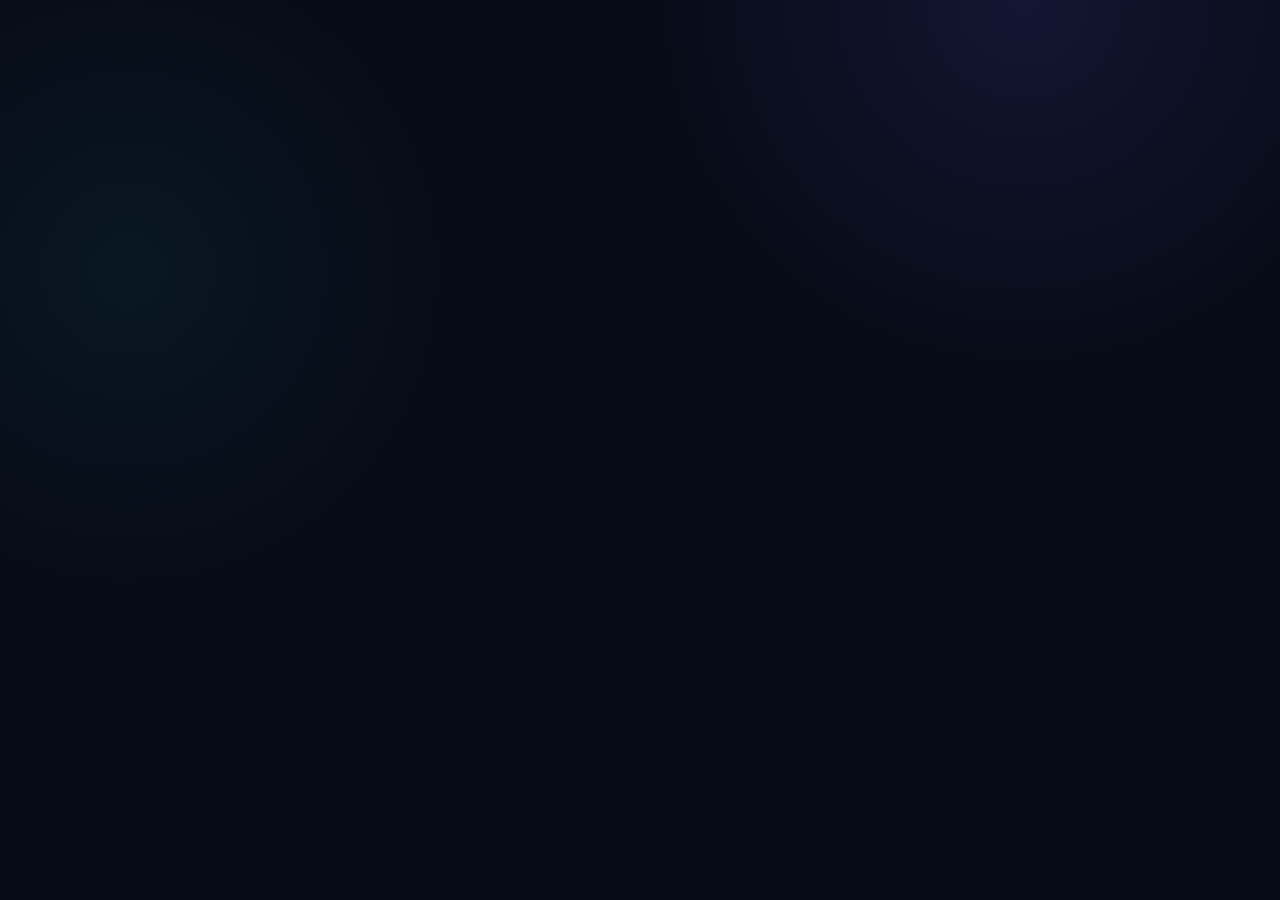
<file: app.html>
<!DOCTYPE html>
<html lang="ar" dir="rtl">

<head>
  <meta charset="UTF-8">
  <meta name="viewport" content="width=device-width, initial-scale=1.0">

  <title>AI PLS — لوحة التحكم</title>

  <meta
    name="description"
    content="AI PLS — لوحة التحكم الذكية للتعلم الشخصي."
  >

  <!-- =========================
       FONTS
  ========================== -->

  <link rel="preconnect" href="https://fonts.googleapis.com">
  <link rel="preconnect" href="https://fonts.gstatic.com" crossorigin>

  <link
    href="https://fonts.googleapis.com/css2?family=Cairo:wght@400;500;600;700;800&family=IBM+Plex+Sans+Arabic:wght@400;500;600;700&display=swap"
    rel="stylesheet"
  >

  <style>

    /* =====================================================
       DESIGN SYSTEM
    ===================================================== */

    :root {

      --bg: #070b17;
      --bg-soft: #0b1020;

      --surface: rgba(17, 24, 39, 0.72);
      --surface-solid: #111827;
      --surface-light: #172033;

      --primary: #6366f1;
      --primary-dark: #4f46e5;

      --cyan: #22d3ee;

      --text: #f8fafc;
      --text-soft: #cbd5e1;
      --muted: #94a3b8;

      --success: #22c55e;
      --warning: #f59e0b;
      --danger: #ef4444;

      --border: rgba(148, 163, 184, 0.14);

      --gradient:
        linear-gradient(
          135deg,
          #6366f1 0%,
          #22d3ee 100%
        );

      --shadow:
        0 24px 80px rgba(0, 0, 0, 0.35);

      --radius-sm: 12px;
      --radius-md: 18px;
      --radius-lg: 26px;

      --sidebar-width: 260px;
    }


    /* =====================================================
       RESET
    ===================================================== */

    * {
      margin: 0;
      padding: 0;
      box-sizing: border-box;
    }

    html {
      scroll-behavior: smooth;
    }

    body {

      font-family:
        "Cairo",
        "IBM Plex Sans Arabic",
        sans-serif;

      background:

        radial-gradient(
          circle at 80% 0%,
          rgba(99, 102, 241, 0.12),
          transparent 28%
        ),

        radial-gradient(
          circle at 10% 30%,
          rgba(34, 211, 238, 0.06),
          transparent 25%
        ),

        var(--bg);

      color: var(--text);

      min-height: 100vh;

      overflow-x: hidden;
    }

    button,
    input,
    textarea,
    select {

      font-family: inherit;
    }

    button {
      border: none;
    }

    a {
      text-decoration: none;
      color: inherit;
    }


    /* =====================================================
       APP LAYOUT
    ===================================================== */

    .app {

      min-height: 100vh;

      display: flex;
    }


    /* =====================================================
       SIDEBAR
    ===================================================== */

    .sidebar {

      width: var(--sidebar-width);

      min-height: 100vh;

      position: fixed;

      right: 0;
      top: 0;

      padding: 22px 16px;

      background:
        rgba(8, 13, 27, 0.88);

      border-left:
        1px solid var(--border);

      backdrop-filter:
        blur(20px);

      -webkit-backdrop-filter:
        blur(20px);

      z-index: 100;

      display: flex;
      flex-direction: column;
    }


    /* BRAND */

    .sidebar-brand {

      display: flex;

      align-items: center;

      gap: 11px;

      padding:
        4px 8px 25px;
    }

    .brand-icon {

      width: 42px;
      height: 42px;

      display: grid;

      place-items: center;

      border-radius: 13px;

      background: var(--gradient);

      box-shadow:
        0 10px 30px
        rgba(99, 102, 241, 0.28);

      font-size: 19px;

      font-weight: 800;
    }

    .brand-info strong {

      display: block;

      font-size: 17px;

      font-weight: 800;
    }

    .brand-info span {

      display: block;

      color: var(--muted);

      font-size: 10px;

      margin-top: 1px;
    }


    /* SIDEBAR LABEL */

    .menu-label {

      color: #64748b;

      font-size: 10px;

      font-weight: 700;

      letter-spacing: 1px;

      padding:
        0 12px 9px;
    }


    /* NAVIGATION */

    .sidebar-nav {

      display: flex;

      flex-direction: column;

      gap: 5px;
    }

    .nav-item {

      width: 100%;

      display: flex;

      align-items: center;

      gap: 12px;

      padding:
        11px 12px;

      border-radius: 13px;

      color: var(--muted);

      font-size: 13px;

      cursor: pointer;

      transition: 0.25s ease;

      background: transparent;
    }

    .nav-item:hover {

      color: var(--text);

      background:
        rgba(255,255,255,0.045);
    }

    .nav-item.active {

      color: white;

      background:
        linear-gradient(
          135deg,
          rgba(99,102,241,0.20),
          rgba(34,211,238,0.07)
        );

      border:
        1px solid
        rgba(99,102,241,0.20);
    }

    .nav-icon {

      width: 34px;
      height: 34px;

      display: grid;

      place-items: center;

      border-radius: 10px;

      background:
        rgba(255,255,255,0.035);

      font-size: 16px;
    }

    .nav-item.active .nav-icon {

      background:
        rgba(99,102,241,0.18);
    }


    /* SIDEBAR BOTTOM */

    .sidebar-bottom {

      margin-top: auto;
    }


    /* PRO CARD */

    .upgrade-card {

      padding: 16px;

      border-radius: 17px;

      background:

        radial-gradient(
          circle at 80% 0%,
          rgba(34,211,238,0.12),
          transparent 45%
        ),

        rgba(255,255,255,0.035);

      border:
        1px solid var(--border);

      margin-bottom: 12px;
    }

    .upgrade-icon {

      width: 34px;
      height: 34px;

      display: grid;

      place-items: center;

      border-radius: 10px;

      background:
        rgba(99,102,241,0.15);

      margin-bottom: 10px;
    }

    .upgrade-card strong {

      display: block;

      font-size: 13px;

      margin-bottom: 5px;
    }

    .upgrade-card p {

      color: var(--muted);

      font-size: 10px;

      line-height: 1.7;

      margin-bottom: 12px;
    }

    .upgrade-btn {

      width: 100%;

      padding: 9px;

      border-radius: 10px;

      color: white;

      background: var(--gradient);

      cursor: pointer;

      font-size: 11px;

      font-weight: 700;
    }


    /* PROFILE */

    .profile {

      display: flex;

      align-items: center;

      gap: 10px;

      padding:
        11px 9px;

      border-top:
        1px solid var(--border);

      margin-top: 5px;
    }

    .profile-avatar {

      width: 37px;
      height: 37px;

      display: grid;

      place-items: center;

      border-radius: 11px;

      background: var(--gradient);

      font-size: 12px;

      font-weight: 800;
    }

    .profile-info {

      min-width: 0;
    }

    .profile-info strong {

      display: block;

      font-size: 11px;

      white-space: nowrap;

      overflow: hidden;

      text-overflow: ellipsis;
    }

    .profile-info span {

      color: var(--muted);

      font-size: 9px;
    }


    /* =====================================================
       MAIN CONTENT
    ===================================================== */

    .main {

      width: calc(100% - var(--sidebar-width));

      margin-right: var(--sidebar-width);

      min-height: 100vh;

      padding: 25px 30px 50px;
    }


    /* =====================================================
       TOPBAR
    ===================================================== */

    .topbar {

      display: flex;

      align-items: center;

      justify-content: space-between;

      margin-bottom: 35px;
    }

    .mobile-menu {

      display: none;

      width: 42px;
      height: 42px;

      border-radius: 12px;

      background:
        rgba(255,255,255,0.04);

      border:
        1px solid var(--border);

      color: white;

      cursor: pointer;

      font-size: 19px;
    }

    .topbar-title h1 {

      font-size: 27px;

      letter-spacing: -0.8px;

      margin-bottom: 5px;
    }

    .topbar-title p {

      color: var(--muted);

      font-size: 12px;
    }

    .topbar-actions {

      display: flex;

      align-items: center;

      gap: 9px;
    }

    .icon-btn {

      width: 42px;
      height: 42px;

      display: grid;

      place-items: center;

      border-radius: 12px;

      background:
        rgba(255,255,255,0.035);

      border:
        1px solid var(--border);

      color: var(--text-soft);

      cursor: pointer;

      transition: 0.25s ease;

      position: relative;
    }

    .icon-btn:hover {

      background:
        rgba(255,255,255,0.07);

      color: white;
    }

    .notification-dot {

      width: 7px;
      height: 7px;

      border-radius: 50%;

      background: var(--cyan);

      position: absolute;

      top: 8px;
      right: 8px;

      box-shadow:
        0 0 0 3px var(--bg);
    }


    /* =====================================================
       WELCOME CARD
    ===================================================== */

    .welcome {

      position: relative;

      overflow: hidden;

      display: flex;

      align-items: center;

      justify-content: space-between;

      gap: 30px;

      padding: 28px 30px;

      border-radius: var(--radius-lg);

      border:
        1px solid var(--border);

      background:

        radial-gradient(
          circle at 85% 50%,
          rgba(99,102,241,0.18),
          transparent 35%
        ),

        linear-gradient(
          135deg,
          rgba(99,102,241,0.08),
          rgba(34,211,238,0.025)
        );

      margin-bottom: 22px;
    }

    .welcome::before {

      content: "";

      position: absolute;

      width: 180px;
      height: 180px;

      border-radius: 50%;

      background:
        rgba(34,211,238,0.06);

      filter: blur(35px);

      left: -60px;
      bottom: -80px;
    }

    .welcome-content {

      position: relative;

      z-index: 2;
    }

    .welcome-label {

      color: var(--cyan);

      font-size: 11px;

      font-weight: 700;

      margin-bottom: 8px;
    }

    .welcome h2 {

      font-size: 24px;

      margin-bottom: 7px;
    }

    .welcome p {

      color: var(--text-soft);

      font-size: 12px;

      line-height: 1.8;
    }

    .welcome-btn {

      flex-shrink: 0;

      padding:
        12px 17px;

      border-radius: 12px;

      color: white;

      background: var(--gradient);

      font-size: 12px;

      font-weight: 700;

      cursor: pointer;

      box-shadow:
        0 12px 30px
        rgba(99,102,241,0.20);

      transition: 0.25s ease;
    }

    .welcome-btn:hover {

      transform: translateY(-2px);
    }


    /* =====================================================
       STATS
    ===================================================== */

    .stats-grid {

      display: grid;

      grid-template-columns:
        repeat(4, 1fr);

      gap: 13px;

      margin-bottom: 22px;
    }

    .stat-card {

      padding: 19px;

      border:
        1px solid var(--border);

      border-radius: 18px;

      background:
        rgba(255,255,255,0.025);

      transition: 0.25s ease;
    }

    .stat-card:hover {

      transform: translateY(-3px);

      border-color:
        rgba(99,102,241,0.25);
    }

    .stat-top {

      display: flex;

      align-items: center;

      justify-content: space-between;

      margin-bottom: 13px;
    }

    .stat-card-icon {

      width: 37px;
      height: 37px;

      display: grid;

      place-items: center;

      border-radius: 11px;

      background:
        rgba(99,102,241,0.11);

      font-size: 16px;
    }

    .stat-change {

      color: var(--success);

      font-size: 9px;

      font-weight: 700;
    }

    .stat-card strong {

      display: block;

      font-size: 24px;

      margin-bottom: 2px;
    }

    .stat-card small {

      color: var(--muted);

      font-size: 10px;
    }


    /* =====================================================
       CONTENT GRID
    ===================================================== */

    .content-grid {

      display: grid;

      grid-template-columns:
        1.4fr 0.8fr;

      gap: 18px;

      margin-bottom: 20px;
    }


    /* =====================================================
       CARD
    ===================================================== */

    .card {

      border:
        1px solid var(--border);

      border-radius: 20px;

      background:
        rgba(255,255,255,0.025);

      overflow: hidden;
    }

    .card-header {

      display: flex;

      align-items: center;

      justify-content: space-between;

      padding: 20px 21px 15px;
    }

    .card-header h3 {

      font-size: 15px;

      margin-bottom: 3px;
    }

    .card-header p {

      color: var(--muted);

      font-size: 9px;
    }

    .view-all {

      color: var(--cyan);

      font-size: 10px;

      cursor: pointer;
    }


    /* =====================================================
       STUDY PLAN
    ===================================================== */

    .study-list {

      padding:
        0 15px 16px;
    }

    .study-item {

      display: flex;

      align-items: center;

      gap: 12px;

      padding: 12px 7px;

      border-top:
        1px solid
        rgba(148,163,184,0.08);
    }

    .study-icon {

      width: 39px;
      height: 39px;

      flex-shrink: 0;

      display: grid;

      place-items: center;

      border-radius: 11px;

      background:
        rgba(99,102,241,0.10);

      font-size: 16px;
    }

    .study-info {

      min-width: 0;

      flex: 1;
    }

    .study-info strong {

      display: block;

      font-size: 11px;

      margin-bottom: 3px;
    }

    .study-info span {

      color: var(--muted);

      font-size: 9px;
    }

    .study-status {

      padding:
        5px 8px;

      border-radius: 8px;

      font-size: 8px;

      font-weight: 700;
    }

    .status-done {

      color: #86efac;

      background:
        rgba(34,197,94,0.10);
    }

    .status-current {

      color: #67e8f9;

      background:
        rgba(34,211,238,0.10);
    }

    .status-upcoming {

      color: var(--muted);

      background:
        rgba(255,255,255,0.04);
    }


    /* =====================================================
       PROGRESS
    ===================================================== */

    .progress-content {

      padding:
        0 21px 22px;
    }

    .progress-circle {

      width: 145px;
      height: 145px;

      border-radius: 50%;

      margin:
        8px auto 22px;

      display: grid;

      place-items: center;

      background:

        conic-gradient(
          var(--cyan) 0deg 281deg,
          rgba(255,255,255,0.06) 281deg 360deg
        );

      position: relative;
    }

    .progress-circle::after {

      content: "";

      position: absolute;

      inset: 10px;

      border-radius: 50%;

      background: #0b1020;
    }

    .progress-circle-content {

      position: relative;

      z-index: 2;

      text-align: center;
    }

    .progress-circle strong {

      display: block;

      font-size: 28px;
    }

    .progress-circle span {

      color: var(--muted);

      font-size: 9px;
    }

    .progress-details {

      display: grid;

      gap: 9px;
    }

    .progress-row {

      display: flex;

      justify-content: space-between;

      font-size: 10px;
    }

    .progress-row span:first-child {

      color: var(--muted);
    }

    .progress-row span:last-child {

      color: var(--text-soft);

      font-weight: 700;
    }


    /* =====================================================
       AI ASSISTANT
    ===================================================== */

    .ai-card-large {

      padding: 22px;

      border-radius: 20px;

      border:
        1px solid
        rgba(99,102,241,0.18);

      background:

        radial-gradient(
          circle at 90% 0%,
          rgba(99,102,241,0.15),
          transparent 35%
        ),

        linear-gradient(
          135deg,
          rgba(99,102,241,0.08),
          rgba(34,211,238,0.025)
        );
    }

    .ai-heading {

      display: flex;

      align-items: center;

      gap: 12px;

      margin-bottom: 18px;
    }

    .ai-avatar {

      width: 43px;
      height: 43px;

      display: grid;

      place-items: center;

      border-radius: 13px;

      background: var(--gradient);

      box-shadow:
        0 8px 25px
        rgba(99,102,241,0.25);

      font-size: 18px;
    }

    .ai-heading strong {

      display: block;

      font-size: 14px;

      margin-bottom: 2px;
    }

    .ai-heading span {

      color: var(--success);

      font-size: 9px;
    }

    .ai-message {

      padding: 13px;

      border-radius: 13px;

      background:
        rgba(255,255,255,0.035);

      border:
        1px solid var(--border);

      color: var(--text-soft);

      font-size: 10px;

      line-height: 1.9;

      margin-bottom: 13px;
    }

    .ai-suggestions {

      display: flex;

      flex-wrap: wrap;

      gap: 7px;

      margin-bottom: 14px;
    }

    .suggestion {

      padding:
        7px 10px;

      border-radius: 9px;

      color: var(--text-soft);

      background:
        rgba(255,255,255,0.035);

      border:
        1px solid var(--border);

      font-size: 9px;

      cursor: pointer;

      transition: 0.2s ease;
    }

    .suggestion:hover {

      border-color:
        rgba(34,211,238,0.35);

      color: white;
    }

    .ai-input {

      display: flex;

      gap: 7px;
    }

    .ai-input input {

      flex: 1;

      min-width: 0;

      padding:
        10px 12px;

      border-radius: 11px;

      border:
        1px solid var(--border);

      background:
        rgba(0,0,0,0.18);

      color: white;

      outline: none;

      font-size: 10px;
    }

    .ai-input input:focus {

      border-color:
        rgba(99,102,241,0.5);
    }

    .ai-send {

      width: 39px;

      border-radius: 11px;

      background: var(--gradient);

      color: white;

      cursor: pointer;

      font-size: 13px;
    }


    /* =====================================================
       QUICK ACTIONS
    ===================================================== */

    .quick-actions {

      display: grid;

      grid-template-columns:
        repeat(4, 1fr);

      gap: 12px;
    }

    .quick-action {

      padding: 18px;

      border-radius: 17px;

      border:
        1px solid var(--border);

      background:
        rgba(255,255,255,0.025);

      cursor: pointer;

      transition: 0.25s ease;
    }

    .quick-action:hover {

      transform: translateY(-4px);

      border-color:
        rgba(99,102,241,0.30);

      background:
        rgba(99,102,241,0.055);
    }

    .quick-icon {

      width: 38px;
      height: 38px;

      display: grid;

      place-items: center;

      border-radius: 11px;

      background:
        rgba(99,102,241,0.10);

      margin-bottom: 11px;

      font-size: 16px;
    }

    .quick-action strong {

      display: block;

      font-size: 11px;

      margin-bottom: 4px;
    }

    .quick-action span {

      color: var(--muted);

      font-size: 9px;

      line-height: 1.6;
    }


    /* =====================================================
       TOAST
    ===================================================== */

    .toast {

      position: fixed;

      bottom: 25px;

      left: 25px;

      padding:
        12px 16px;

      border-radius: 12px;

      background:
        #111827;

      border:
        1px solid var(--border);

      box-shadow: var(--shadow);

      color: var(--text-soft);

      font-size: 11px;

      transform:
        translateY(100px);

      opacity: 0;

      pointer-events: none;

      transition: 0.3s ease;

      z-index: 500;
</file>
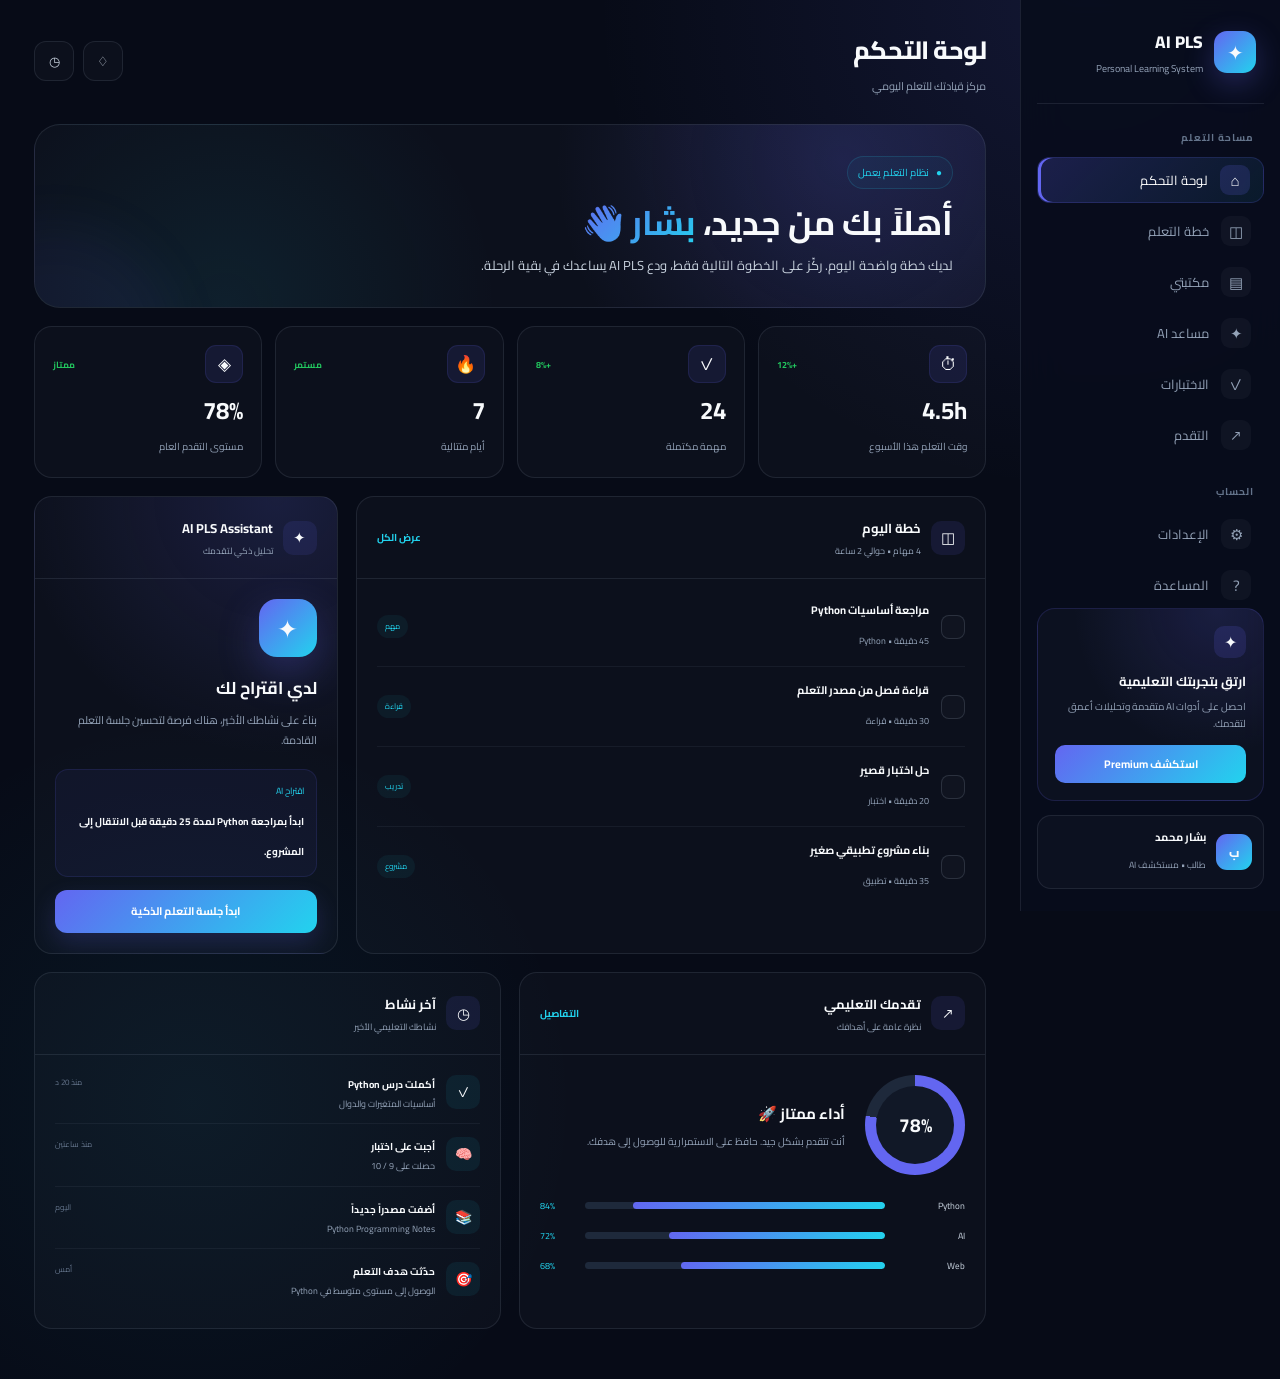
<file: dashboard.html>
<!DOCTYPE html>
<html lang="ar" dir="rtl">

<head>
  <meta charset="UTF-8">

  <meta
    name="viewport"
    content="width=device-width, initial-scale=1.0"
  >

  <meta
    name="description"
    content="AI PLS — لوحة التحكم الشخصية للتعلم الذكي."
  >

  <meta
    name="theme-color"
    content="#070b17"
  >

  <title>AI PLS — لوحة التحكم</title>

  <!-- ==============================
       FONTS
  =============================== -->

  <link rel="preconnect" href="https://fonts.googleapis.com">

  <link
    rel="preconnect"
    href="https://fonts.gstatic.com"
    crossorigin
  >

  <link
    href="https://fonts.googleapis.com/css2?family=Cairo:wght@400;500;600;700;800&family=IBM+Plex+Sans+Arabic:wght@400;500;600;700&display=swap"
    rel="stylesheet"
  >

  <style>

    /* =====================================================
       01 — DESIGN SYSTEM
    ===================================================== */

    :root {

      --bg: #070b17;
      --bg-soft: #0b1020;

      --surface: rgba(17, 24, 39, 0.72);
      --surface-solid: #111827;
      --surface-light: #172033;

      --primary: #6366f1;
      --primary-dark: #4f46e5;

      --cyan: #22d3ee;

      --text: #f8fafc;
      --text-soft: #cbd5e1;
      --muted: #94a3b8;

      --border: rgba(148, 163, 184, 0.14);

      --success: #22c55e;
      --warning: #f59e0b;
      --danger: #ef4444;

      --gradient:
        linear-gradient(
          135deg,
          #6366f1 0%,
          #22d3ee 100%
        );

      --sidebar-width: 260px;

      --radius-sm: 12px;
      --radius-md: 18px;
      --radius-lg: 26px;

      --shadow:
        0 24px 80px rgba(0, 0, 0, 0.35);
    }


    /* =====================================================
       02 — RESET
    ===================================================== */

    * {
      margin: 0;
      padding: 0;
      box-sizing: border-box;
    }

    html {
      scroll-behavior: smooth;
    }

    body {

      min-height: 100vh;

      font-family:
        "Cairo",
        "IBM Plex Sans Arabic",
        sans-serif;

      color: var(--text);

      background:

        radial-gradient(
          circle at 85% 0%,
          rgba(99, 102, 241, 0.13),
          transparent 28%
        ),

        radial-gradient(
          circle at 15% 80%,
          rgba(34, 211, 238, 0.06),
          transparent 25%
        ),

        var(--bg);

      overflow-x: hidden;

      -webkit-font-smoothing: antialiased;
    }

    button,
    input,
    textarea {
      font-family: inherit;
    }

    button {
      border: 0;
      cursor: pointer;
    }

    a {
      color: inherit;
      text-decoration: none;
    }


    /* =====================================================
       03 — APP
    ===================================================== */

    .app {
      min-height: 100vh;
    }


    /* =====================================================
       04 — SIDEBAR
    ===================================================== */

    .sidebar {

      width: var(--sidebar-width);

      min-height: 100vh;

      position: fixed;

      top: 0;
      right: 0;

      z-index: 100;

      padding: 22px 16px;

      display: flex;

      flex-direction: column;

      background:
        rgba(8, 13, 28, 0.90);

      border-left:
        1px solid var(--border);

      backdrop-filter:
        blur(22px);

      -webkit-backdrop-filter:
        blur(22px);

      transition:
        transform 0.3s ease;
    }


    /* BRAND */

    .sidebar-brand {

      display: flex;

      align-items: center;

      gap: 11px;

      padding:
        4px 8px 25px;

      border-bottom:
        1px solid var(--border);

      margin-bottom: 24px;
    }

    .brand-icon {

      width: 42px;
      height: 42px;

      display: grid;

      place-items: center;

      flex-shrink: 0;

      border-radius: 13px;

      background:
        var(--gradient);

      box-shadow:
        0 10px 30px
        rgba(99, 102, 241, 0.30);

      font-size: 20px;
    }

    .brand-info strong {

      display: block;

      font-size: 17px;

      font-weight: 800;
    }

    .brand-info span {

      display: block;

      margin-top: 1px;

      color: var(--muted);

      font-size: 10px;
    }


    /* NAV LABEL */

    .nav-label {

      padding:
        0 10px 10px;

      color: #64748b;

      font-size: 10px;

      font-weight: 700;

      letter-spacing: 1px;
    }


    /* NAVIGATION */

    .sidebar-nav {

      display: flex;

      flex-direction: column;

      gap: 5px;
    }

    .nav-item {

      width: 100%;

      min-height: 46px;

      padding:
        0 13px;

      display: flex;

      align-items: center;

      gap: 12px;

      border-radius: 13px;

      background: transparent;

      color: var(--muted);

      font-size: 13px;

      text-align: right;

      transition:
        background 0.25s ease,
        color 0.25s ease,
        transform 0.25s ease;
    }

    .nav-item:hover {

      color: var(--text);

      background:
        rgba(255,255,255,0.045);

      transform:
        translateX(-2px);
    }

    .nav-item.active {

      color: white;

      background:
        linear-gradient(
          135deg,
          rgba(99,102,241,0.22),
          rgba(34,211,238,0.07)
        );

      border:
        1px solid rgba(99,102,241,0.18);

      box-shadow:
        inset 3px 0 0 var(--primary);
    }

    .nav-icon {

      width: 30px;
      height: 30px;

      display: grid;

      place-items: center;

      flex-shrink: 0;

      border-radius: 9px;

      background:
        rgba(255,255,255,0.035);

      font-size: 15px;
    }

    .nav-item.active .nav-icon {

      background:
        rgba(99,102,241,0.18);
    }


    /* SIDEBAR BOTTOM */

    .sidebar-bottom {

      margin-top: auto;
    }

    .upgrade-card {

      padding: 17px;

      border:
        1px solid rgba(99,102,241,0.18);

      border-radius: 18px;

      background:
        radial-gradient(
          circle at 80% 0%,
          rgba(99,102,241,0.16),
          transparent 55%
        ),
        rgba(255,255,255,0.025);

      margin-bottom: 14px;
    }

    .upgrade-card .small-icon {

      width: 32px;
      height: 32px;

      display: grid;

      place-items: center;

      border-radius: 10px;

      background:
        rgba(99,102,241,0.16);

      margin-bottom: 11px;
    }

    .upgrade-card strong {

      display: block;

      font-size: 13px;

      margin-bottom: 5px;
    }

    .upgrade-card p {

      color: var(--muted);

      font-size: 10px;

      line-height: 1.7;

      margin-bottom: 13px;
    }

    .upgrade-btn {

      width: 100%;

      padding: 9px;

      border-radius: 10px;

      background:
        var(--gradient);

      color: white;

      font-size: 11px;

      font-weight: 700;
    }


    .user-mini {

      padding: 11px;

      display: flex;

      align-items: center;

      gap: 10px;

      border:
        1px solid var(--border);

      border-radius: 14px;

      background:
        rgba(255,255,255,0.025);
    }

    .user-avatar {

      width: 36px;
      height: 36px;

      display: grid;

      place-items: center;

      border-radius: 11px;

      background:
        var(--gradient);

      font-size: 12px;

      font-weight: 800;
    }

    .user-mini-info {

      min-width: 0;
    }

    .user-mini-info strong {

      display: block;

      font-size: 11px;

      white-space: nowrap;

      overflow: hidden;

      text-overflow: ellipsis;
    }

    .user-mini-info span {

      color: var(--muted);

      font-size: 9px;
    }


    /* =====================================================
       05 — MAIN CONTENT
    ===================================================== */

    .main {

      min-height: 100vh;

      margin-right:
        var(--sidebar-width);

      padding:
        26px 34px 50px;
    }


    /* =====================================================
       06 — TOPBAR
    ===================================================== */

    .topbar {

      min-height: 62px;

      display: flex;

      align-items: center;

      justify-content: space-between;

      gap: 20px;

      margin-bottom: 28px;
    }

    .page-title h1 {

      font-size: 25px;

      font-weight: 800;

      letter-spacing: -0.5px;

      margin-bottom: 3px;
    }

    .page-title p {

      color: var(--muted);

      font-size: 11px;
    }


    .topbar-actions {

      display: flex;

      align-items: center;

      gap: 9px;
    }

    .icon-btn {

      width: 40px;
      height: 40px;

      display: grid;

      place-items: center;

      border:
        1px solid var(--border);

      border-radius: 12px;

      background:
        rgba(255,255,255,0.025);

      color: var(--text-soft);

      transition:
        background 0.25s ease,
        transform 0.25s ease;
    }

    .icon-btn:hover {

      background:
        rgba(255,255,255,0.07);

      transform:
        translateY(-2px);
    }

    .mobile-menu {
      display: none;
    }


    /* =====================================================
       07 — WELCOME CARD
    ===================================================== */

    .welcome {

      position: relative;

      overflow: hidden;

      padding:
        30px 32px;

      border:
        1px solid var(--border);

      border-radius:
        var(--radius-lg);

      background:

        radial-gradient(
          circle at 85% 20%,
          rgba(99,102,241,0.18),
          transparent 35%
        ),

        radial-gradient(
          circle at 20% 100%,
          rgba(34,211,238,0.08),
          transparent 35%
        ),

        rgba(255,255,255,0.025);

      margin-bottom: 18px;
    }

    .welcome::after {

      content: "";

      position: absolute;

      width: 240px;
      height: 240px;

      left: -100px;
      bottom: -160px;

      border-radius: 50%;

      background:
        rgba(99,102,241,0.07);

      filter: blur(25px);

      pointer-events: none;
    }

    .welcome-content {

      position: relative;

      z-index: 2;

      max-width: 700px;
    }

    .welcome-label {

      display: inline-flex;

      align-items: center;

      gap: 7px;

      padding:
        6px 10px;

      border:
        1px solid rgba(34,211,238,0.15);

      border-radius: 999px;

      color: var(--cyan);

      background:
        rgba(34,211,238,0.045);

      font-size: 10px;

      margin-bottom: 13px;
    }

    .welcome h2 {

      font-size:
        clamp(24px, 3vw, 34px);

      line-height: 1.25;

      margin-bottom: 8px;
    }

    .welcome h2 span {

      background:
        var(--gradient);

      -webkit-background-clip: text;

      background-clip: text;

      color: transparent;
    }

    .welcome p {

      color: var(--text-soft);

      font-size: 13px;

      line-height: 1.9;

      max-width: 620px;
    }


    /* =====================================================
       08 — STATISTICS
    ===================================================== */

    .stats-grid {

      display: grid;

      grid-template-columns:
        repeat(4, 1fr);

      gap: 13px;

      margin-bottom: 18px;
    }

    .stat-card {

      padding: 18px;

      border:
        1px solid var(--border);

      border-radius: 18px;

      background:
        rgba(255,255,255,0.025);

      transition:
        transform 0.25s ease,
        border-color 0.25s ease;
    }

    .stat-card:hover {

      transform:
        translateY(-4px);

      border-color:
        rgba(99,102,241,0.28);
    }

    .stat-card-top {

      display: flex;

      align-items: center;

      justify-content: space-between;

      margin-bottom: 16px;
    }

    .stat-card-icon {

      width: 38px;
      height: 38px;

      display: grid;

      place-items: center;

      border-radius: 11px;

      background:
        rgba(99,102,241,0.11);

      border:
        1px solid rgba(99,102,241,0.13);

      font-size: 17px;
    }

    .stat-trend {

      color: var(--success);

      font-size: 9px;

      font-weight: 700;
    }

    .stat-card strong {

      display: block;

      font-size: 24px;

      line-height: 1;

      margin-bottom: 6px;
    }

    .stat-card small {

      color: var(--muted);

      font-size: 10px;
    }


    /* =====================================================
       09 — CONTENT GRID
    ===================================================== */

    .content-grid {

      display: grid;

      grid-template-columns:
        minmax(0, 1.35fr)
        minmax(300px, 0.65fr);

      gap: 18px;

      margin-bottom: 18px;
    }

    .panel {

      border:
        1px solid var(--border);

      border-radius:
        var(--radius-md);

      background:
        rgba(255,255,255,0.025);

      overflow: hidden;
    }

    .panel-header {

      padding:
        19px 20px;

      display: flex;

      align-items: center;

      justify-content: space-between;

      gap: 15px;

      border-bottom:
        1px solid var(--border);
    }

    .panel-title {

      display: flex;

      align-items: center;

      gap: 10px;
    }

    .panel-title-icon {

      width: 34px;
      height: 34px;

      display: grid;

      place-items: center;

      border-radius: 10px;

      background:
        rgba(99,102,241,0.11);

      font-size: 15px;
    }

    .panel-title strong {

      display: block;

      font-size: 13px;
    }

    .panel-title span {

      display: block;

      color: var(--muted);

      font-size: 9px;

      margin-top: 2px;
    }

    .view-all {

      color: var(--cyan);

      font-size: 10px;

      font-weight: 700;
    }


    /* =====================================================
       10 — TODAY PLAN
    ===================================================== */

    .tasks {

      padding: 8px 20px 18px;
    }

    .task {

      display: flex;

      align-items: center;

      gap: 12px;

      padding:
        13px 0;

      border-bottom:
        1px solid rgba(148,163,184,0.08);
    }

    .task:last-child {
      border-bottom: 0;
    }

    .task-check {

      width: 24px;
      height: 24px;

      display: grid;

      place-items: center;

      flex-shrink: 0;

      border:
        1px solid rgba(148,163,184,0.2);

      border-radius: 8px;

      background:
        rgba(255,255,255,0.02);

      color: transparent;

      transition:
        0.25s ease;
    }

    .task.completed .task-check {

      color: white;

      border-color:
        transparent;

      background:
        var(--gradient);
    }

    .task-info {
      flex: 1;
      min-width: 0;
    }

    .task-info strong {

      display: block;

      font-size: 11px;

      margin-bottom: 3px;
    }

    .task-info span {

      color: var(--muted);

      font-size: 9px;
    }

    .task.completed .task-info strong {

      color: #64748b;

      text-decoration:
        line-through;
    }

    .task-tag {

      padding:
        4px 8px;

      border-radius: 999px;

      color: var(--cyan);

      background:
        rgba(34,211,238,0.06);

      font-size: 8px;

      white-space: nowrap;
    }


    /* =====================================================
       11 — AI ASSISTANT
    ===================================================== */

    .ai-panel {

      position: relative;

      overflow: hidden;

      background:

        radial-gradient(
          circle at 80% 0%,
          rgba(99,102,241,0.16),
          transparent 50%
        ),

        rgba(255,255,255,0.025);
    }

    .ai-body {

      padding: 20px;
    }

    .ai-orb {

      width: 58px;
      height: 58px;

      display: grid;

      place-items: center;

      margin-bottom: 15px;

      border-radius: 18px;

      background:
        var(--gradient);

      box-shadow:
        0 15px 40px
        rgba(99,102,241,0.28);

      font-size: 25px;
    }

    .ai-body h3 {

      font-size: 17px;

      margin-bottom: 7px;
    }

    .ai-body > p {

      color: var(--muted);

      font-size: 11px;

      line-height: 1.8;

      margin-bottom: 18px;
    }

    .ai-suggestion {

      padding: 12px;

      border:
        1px solid rgba(99,102,241,0.14);

      border-radius: 13px;

      background:
        rgba(99,102,241,0.06);

      margin-bottom: 13px;
    }

    .ai-suggestion span {

      display: block;

      color: var(--cyan);

      font-size: 9px;

      margin-bottom: 5px;
    }

    .ai-suggestion strong {

      font-size: 10px;

      line-height: 1.6;
    }

    .ai-action {

      width: 100%;

      min-height: 43px;

      border-radius: 12px;

      color: white;

      background:
        var(--gradient);

      font-size: 11px;

      font-weight: 700;

      box-shadow:
        0 10px 25px
        rgba(99,102,241,0.20);

      transition:
        transform 0.25s ease,
        box-shadow 0.25s ease;
    }

    .ai-action:hover {

      transform:
        translateY(-2px);

      box-shadow:
        0 15px 30px
        rgba(99,102,241,0.30);
    }


    /* =====================================================
       12 — LOWER GRID
    ===================================================== */

    .lower-grid {

      display: grid;

      grid-template-columns:
        1fr 1fr;

      gap: 18px;
    }


    /* PROGRESS */

    .progress-body {

      padding: 20px;
    }

    .progress-main {

      display: flex;

      align-items: center;

      gap: 20px;

      margin-bottom: 22px;
    }

    .progress-circle {

      width: 100px;
      height: 100px;

      display: grid;

      place-items: center;

      flex-shrink: 0;

      border-radius: 50%;

      background:
        conic-gradient(
          var(--primary) 0 78%,
          #1e293b 78% 100%
        );

      position: relative;
    }

    .progress-circle::before {

      content: "";

      position: absolute;

      width: 78px;
      height: 78px;

      border-radius: 50%;

      background:
        var(--surface-solid);
    }

    .progress-circle strong {

      position: relative;

      z-index: 1;

      font-size: 19px;
    }

    .progress-info h3 {

      font-size: 15px;

      margin-bottom: 5px;
    }

    .progress-info p {

      color: var(--muted);

      font-size: 10px;

      line-height: 1.7;
    }

    .progress-bars {

      display: flex;

      flex-direction: column;

      gap: 13px;
    }

    .progress-row {

      display: grid;

      grid-template-columns:
        70px 1fr 35px;

      align-items: center;

      gap: 10px;
    }

    .progress-row > span {

      color: var(--text-soft);

      font-size: 9px;
    }

    .bar {

      height: 7px;

      border-radius: 99px;

      background:
        #1e293b;

      overflow: hidden;
    }

    .bar-value {

      height: 100%;

      border-radius: inherit;

      background:
        var(--gradient);
    }

    .progress-percent {

      color: var(--cyan) !important;

      text-align: left;
    }


    /* RECENT ACTIVITY */

    .activity-list {

      padding:
        7px 20px 17px;
    }

    .activity {

      display: flex;

      align-items: flex-start;

      gap: 11px;

      padding:
        13px 0;

      border-bottom:
        1px solid rgba(148,163,184,0.08);
    }

    .activity:last-child {
      border-bottom: 0;
    }

    .activity-icon {

      width: 34px;
      height: 34px;

      display: grid;

      place-items: center;

      flex-shrink: 0;

      border-radius: 10px;

      background:
        rgba(34,211,238,0.07);

      font-size: 14px;
    }

    .activity-info {

      min-width: 0;

      flex: 1;
    }

    .activity-info strong {

      display: block;

      font-size: 10px;

      margin-bottom: 3px;
    }

    .activity-info span {

      display: block;

      color: var(--muted);

      font-size: 9px;

      line-height: 1.5;
    }

    .activity-time {

      color: #64748b;

      font-size: 8px;

      white-space: nowrap;
    }


    /* =====================================================
       13 — TOAST
    ===================================================== */

    .toast {

      position: fixed;

      left: 25px;
      bottom: 25px;

      z-index: 500;

      min-width: 250px;

      padding:
        13px 16px;

      display: flex;

      align-items: center;

      gap: 10px;

      border:
        1px solid rgba(34,211,238,0.16);

      border-radius: 14px;

      background:
        rgba(11,16,32,0.94);

      box-shadow:
        0 20px 50px rgba(0,0,0,0.35);

      transform:
        translateY(30px);

      opacity: 0;

      pointer-events: none;

      transition:
        0.3s ease;
    }

    .toast.show {

      transform:
        translateY(0);

      opacity: 1;
    }

    .toast-icon {

      width: 28px;
      height: 28px;

      display: grid;

      place-items: center;

      border-radius: 9px;

      background:
        rgba(34,211,238,0.10);
    }

    .toast span {

      font-size: 10px;

      color: var(--text-soft);
    }


    /* =====================================================
       14 — RESPONSIVE
    ===================================================== */

    @media (max-width: 1100px) {

      .stats-grid {
        grid-template-columns:
          repeat(2, 1fr);
      }

      .content-grid {
        grid-template-columns: 1fr;
      }

      .ai-panel {
        min-height: auto;
      }
    }


    @media (max-width: 850px) {

      .sidebar {

        transform:
          translateX(100%);
      }

      .sidebar.open {

        transform:
          translateX(0);
      }

      .main {

        margin-right: 0;

        padding:
          20px 18px 40px;
      }

      .mobile-menu {

        display: grid;
      }

      .topbar {

        margin-bottom: 20px;
      }

      .lower-grid {

        grid-template-columns: 1fr;
      }
    }


    @media (max-width: 600px) {

      .main {

        padding:
          15px 12px 35px;
      }

      .topbar {

        min-height: 52px;
      }

      .page-title h1 {

        font-size: 20px;
      }

      .page-title p {

        font-size: 9px;
      }

      .topbar-actions {

        gap: 5px;
      }

      .icon-btn {

        width: 36px;
        height: 36px;
      }

      .welcome {

        padding:
          23px 20px;
      }

      .welcome h2 {

        font-size: 23px;
      }

      .welcome p {

        font-size: 11px;
      }

      .stats-grid {

        grid-template-columns:
          repeat(2, 1fr);

        gap: 9px;
      }

      .stat-card {

        padding: 14px;
      }

      .stat-card strong {

        font-size: 20px;
      }

      .stat-card-icon {

        width: 34px;
        height: 34px;
      }

      .panel-header {

        padding:
          16px;
      }

      .tasks,
      .activity-list {

        padding-left: 16px;
        padding-right: 16px;
      }

      .progress-body {

        padding: 16px;
      }

      .progress-main {

        gap: 15px;
      }

      .progress-circle {

        width: 85px;
        height: 85px;
      }

      .progress-circle::before {

        width: 66px;
        height: 66px;
      }

      .progress-row {

        grid-template-columns:
          55px 1fr 30px;
      }

      .toast {

        left: 12px;
        right: 12px;
        bottom: 12px;
        min-width: auto;
      }
    }


    @media (max-width: 390px) {

      .stats-grid {

        grid-template-columns: 1fr;
      }

      .welcome h2 {

        font-size: 21px;
      }

      .progress-main {

        align-items: flex-start;
      }
    }


    /* =====================================================
       15 — ACCESSIBILITY
    ===================================================== */

    @media (prefers-reduced-motion: reduce) {

      *,
      *::before,
      *::after {

        animation-duration: 0.01ms !important;

        animation-iteration-count: 1 !important;

        transition-duration: 0.01ms !important;
      }
    }

  </style>
</head>


<body>

  <div class="app">


    <!-- ===================================================
         SIDEBAR
    ==================================================== -->

    <aside class="sidebar" id="sidebar">

      <div class="sidebar-brand">

        <div class="brand-icon">
          ✦
        </div>

        <div class="brand-info">
          <strong>AI PLS</strong>
          <span>Personal Learning System</span>
        </div>

      </div>


      <div class="nav-label">
        مساحة التعلم
      </div>


      <nav class="sidebar-nav">

        <button
          class="nav-item active"
          data-section="dashboard"
        >
          <span class="nav-icon">⌂</span>
          <span>لوحة التحكم</span>
        </button>


        <button
          class="nav-item"
          data-section="plan"
        >
          <span class="nav-icon">◫</span>
          <span>خطة التعلم</span>
        </button>


        <button
          class="nav-item"
          data-section="library"
        >
          <span class="nav-icon">▤</span>
          <span>مكتبتي</span>
        </button>


        <button
          class="nav-item"
          data-section="ai"
        >
          <span class="nav-icon">✦</span>
          <span>مساعد AI</span>
        </button>


        <button
          class="nav-item"
          data-section="tests"
        >
          <span class="nav-icon">✓</span>
          <span>الاختبارات</span>
        </button>


        <button
          class="nav-item"
          data-section="progress"
        >
          <span class="nav-icon">↗</span>
          <span>التقدم</span>
        </button>

      </nav>


      <div
        class="nav-label"
        style="margin-top:24px;"
      >
        الحساب
      </div>


      <nav class="sidebar-nav">

        <button class="nav-item">
          <span class="nav-icon">⚙</span>
          <span>الإعدادات</span>
        </button>

        <button class="nav-item">
          <span class="nav-icon">?</span>
          <span>المساعدة</span>
        </button>

      </nav>


      <div class="sidebar-bottom">

        <div class="upgrade-card">

          <div class="small-icon">
            ✦
          </div>

          <strong>
            ارتقِ بتجربتك التعليمية
          </strong>

          <p>
            احصل على أدوات AI متقدمة
            وتحليلات أعمق لتقدمك.
          </p>

          <button
            class="upgrade-btn"
            id="upgradeBtn"
          >
            استكشف Premium
          </button>

        </div>


        <div class="user-mini">

          <div class="user-avatar">
            ب
          </div>

          <div class="user-mini-info">

            <strong>
              بشار محمد
            </strong>

            <span>
              طالب • مستكشف AI
            </span>

          </div>

        </div>

      </div>

    </aside>



    <!-- ===================================================
         MAIN
    ==================================================== -->

    <main class="main">


      <!-- TOPBAR -->

      <header class="topbar">

        <div class="page-title">

          <h1>
            لوحة التحكم
          </h1>

          <p>
            مركز قيادتك للتعلم اليومي
          </p>

        </div>


        <div class="topbar-actions">

          <button
            class="icon-btn mobile-menu"
            id="menuBtn"
            aria-label="فتح القائمة"
          >
            ☰
          </button>


          <button
            class="icon-btn"
            id="notificationBtn"
            aria-label="الإشعارات"
          >
            ♢
          </button>


          <button
            class="icon-btn"
            id="focusBtn"
            aria-label="جلسة تركيز"
          >
            ◷
          </button>

        </div>

      </header>



      <!-- =================================================
           WELCOME
      ================================================== -->

      <section class="welcome">

        <div class="welcome-content">

          <div class="welcome-label">
            <span>●</span>
            نظام التعلم يعمل
          </div>

          <h2>
            أهلاً بك من جديد،
            <span>بشار 👋</span>
          </h2>

          <p>
            لديك خطة واضحة اليوم.
            ركّز على الخطوة التالية فقط،
            ودع AI PLS يساعدك في بقية الرحلة.
          </p>

        </div>

      </section>



      <!-- =================================================
           STATS
      ================================================== -->

      <section class="stats-grid">


        <article class="stat-card">

          <div class="stat-card-top">

            <div class="stat-card-icon">
              ⏱
            </div>

            <span class="stat-trend">
              +12%
            </span>

          </div>

          <strong>
            4.5h
          </strong>

          <small>
            وقت التعلم هذا الأسبوع
          </small>

        </article>



        <article class="stat-card">

          <div class="stat-card-top">

            <div class="stat-card-icon">
              ✓
            </div>

            <span class="stat-trend">
              +8%
            </span>

          </div>

          <strong>
            24
          </strong>

          <small>
            مهمة مكتملة
          </small>

        </article>



        <article class="stat-card">

          <div class="stat-card-top">

            <div class="stat-card-icon">
              🔥
            </div>

            <span class="stat-trend">
              مستمر
            </span>

          </div>

          <strong>
            7
          </strong>

          <small>
            أيام متتالية
          </small>

        </article>



        <article class="stat-card">

          <div class="stat-card-top">

            <div class="stat-card-icon">
              ◈
            </div>

            <span class="stat-trend">
              ممتاز
            </span>

          </div>

          <strong>
            78%
          </strong>

          <small>
            مستوى التقدم العام
          </small>

        </article>

      </section>



      <!-- =================================================
           MAIN CONTENT GRID
      ================================================== -->

      <section class="content-grid">


        <!-- TODAY -->

        <div class="panel">

          <div class="panel-header">

            <div class="panel-title">

              <div class="panel-title-icon">
                ◫
              </div>

              <div>

                <strong>
                  خطة اليوم
                </strong>

                <span>
                  4 مهام • حوالي 2 ساعة
                </span>

              </div>

            </div>

            <a
              href="#"
              class="view-all"
            >
              عرض الكل
            </a>

          </div>


          <div class="tasks">


            <div class="task">

              <button class="task-check">
                ✓
              </button>

              <div class="task-info">

                <strong>
                  مراجعة أساسيات Python
                </strong>

                <span>
                  45 دقيقة • Python
                </span>

              </div>

              <span class="task-tag">
                مهم
              </span>

            </div>



            <div class="task">

              <button class="task-check">
                ✓
              </button>

              <div class="task-info">

                <strong>
                  قراءة فصل من مصدر التعلم
                </strong>

                <span>
                  30 دقيقة • قراءة
                </span>

              </div>

              <span class="task-tag">
                قراءة
              </span>

            </div>



            <div class="task">

              <button class="task-check">
                ✓
              </button>

              <div class="task-info">

                <strong>
                  حل اختبار قصير
                </strong>

                <span>
                  20 دقيقة • اختبار
                </span>

              </div>

              <span class="task-tag">
                تدريب
              </span>

            </div>



            <div class="task">

              <button class="task-check">
                ✓
              </button>

              <div class="task-info">

                <strong>
                  بناء مشروع تطبيقي صغير
                </strong>

                <span>
                  35 دقيقة • تطبيق
                </span>

              </div>

              <span class="task-tag">
                مشروع
              </span>

            </div>


          </div>

        </div>



        <!-- AI -->

        <div class="panel ai-panel">

          <div class="panel-header">

            <div class="panel-title">

              <div class="panel-title-icon">
                ✦
              </div>

              <div>

                <strong>
                  AI PLS Assistant
                </strong>

                <span>
                  تحليل ذكي لتقدمك
                </span>

              </div>

            </div>

          </div>


          <div class="ai-body">

            <div class="ai-orb">
              ✦
            </div>

            <h3>
              لدي اقتراح لك
            </h3>

            <p>
              بناءً على نشاطك الأخير،
              هناك فرصة لتحسين جلسة التعلم القادمة.
            </p>


            <div class="ai-suggestion">

              <span>
                اقتراح AI
              </span>

              <strong>
                ابدأ بمراجعة Python لمدة 25 دقيقة
                قبل الانتقال إلى المشروع.
              </strong>

            </div>


            <button
              class="ai-action"
              id="aiAction"
            >
              ابدأ جلسة التعلم الذكية
            </button>

          </div>

        </div>

      </section>



      <!-- =================================================
           LOWER GRID
      ================================================== -->

      <section class="lower-grid">


        <!-- PROGRESS -->

        <div class="panel">

          <div class="panel-header">

            <div class="panel-title">

              <div class="panel-title-icon">
                ↗
              </div>

              <div>

                <strong>
                  تقدمك التعليمي
                </strong>

                <span>
                  نظرة عامة على أهدافك
                </span>

              </div>

            </div>

            <a
              href="#"
              class="view-all"
            >
              التفاصيل
            </a>

          </div>


          <div class="progress-body">

            <div class="progress-main">

              <div class="progress-circle">

                <strong>
                  78%
                </strong>

              </div>


              <div class="progress-info">

                <h3>
                  أداء ممتاز 🚀
                </h3>

                <p>
                  أنت تتقدم بشكل جيد.
                  حافظ على الاستمرارية للوصول إلى هدفك.
                </p>

              </div>

            </div>


            <div class="progress-bars">


              <div class="progress-row">

                <span>
                  Python
                </span>

                <div class="bar">
                  <div
                    class="bar-value"
                    style="width:84%"
                  ></div>
                </div>

                <span class="progress-percent">
                  84%
                </span>

              </div>



              <div class="progress-row">

                <span>
                  AI
                </span>

                <div class="bar">
                  <div
                    class="bar-value"
                    style="width:72%"
                  ></div>
                </div>

                <span class="progress-percent">
                  72%
                </span>

              </div>



              <div class="progress-row">

                <span>
                  Web
                </span>

                <div class="bar">
                  <div
                    class="bar-value"
                    style="width:68%"
                  ></div>
                </div>

                <span class="progress-percent">
                  68%
                </span>

              </div>


            </div>

          </div>

        </div>



        <!-- ACTIVITY -->

        <div class="panel">

          <div class="panel-header">

            <div class="panel-title">

              <div class="panel-title-icon">
                ◷
              </div>

              <div>

                <strong>
                  آخر نشاط
                </strong>

                <span>
                  نشاطك التعليمي الأخير
                </span>

              </div>

            </div>

          </div>


          <div class="activity-list">


            <div class="activity">

              <div class="activity-icon">
                ✓
              </div>

              <div class="activity-info">

                <strong>
                  أكملت درس Python
                </strong>

                <span>
                  أساسيات المتغيرات والدوال
                </span>

              </div>

              <span class="activity-time">
                منذ 20 د
              </span>

            </div>



            <div class="activity">

              <div class="activity-icon">
                🧠
              </div>

              <div class="activity-info">

                <strong>
                  أجبت على اختبار
                </strong>

                <span>
                  حصلت على 9 / 10
                </span>

              </div>

              <span class="activity-time">
                منذ ساعتين
              </span>

            </div>



            <div class="activity">

              <div class="activity-icon">
                📚
              </div>

              <div class="activity-info">

                <strong>
                  أضفت مصدراً جديداً
                </strong>

                <span>
                  Python Programming Notes
                </span>

              </div>

              <span class="activity-time">
                اليوم
              </span>

            </div>



            <div class="activity">

              <div class="activity-icon">
                🎯
              </div>

              <div class="activity-info">

                <strong>
                  حدّثت هدف التعلم
                </strong>

                <span>
                  الوصول إلى مستوى متوسط في Python
                </span>

              </div>

              <span class="activity-time">
                أمس
              </span>

            </div>


          </div>

        </div>

      </section>


    </main>

  </div>



  <!-- =====================================================
       TOAST
  ====================================================== -->

  <div
    class="toast"
    id="toast"
  >

    <div class="toast-icon">
      ✓
    </div>

    <span id="toastText">
      تم تنفيذ العملية بنجاح
    </span>

  </div>



  <!-- =====================================================
       JAVASCRIPT
  ====================================================== -->

  <script>

    /* =====================================================
       ELEMENTS
    ===================================================== */

    const toast = document.getElementById("toast");
    const toastText = document.getElementById("toastText");

    const menuBtn = document.getElementById("menuBtn");
    const sidebar = document.getElementById("sidebar");

    const notificationBtn =
      document.getElementById("notificationBtn");

    const focusBtn =
      document.getElementById("focusBtn");

    const aiAction =
      document.getElementById("aiAction");

    const upgradeBtn =
      document.getElementById("upgradeBtn");


    /* =====================================================
       TOAST
    ===================================================== */

    let toastTimer;

    function showToast(message) {

      toastText.textContent = message;

      toast.classList.add("show");

      clearTimeout(toastTimer);

      toastTimer = setTimeout(() => {

        toast.classList.remove("show");

      }, 2600);
    }


    /* =====================================================
       SIDEBAR MOBILE
    ===================================================== */

    if (menuBtn) {

      menuBtn.addEventListener("click", () => {

        sidebar.classList.toggle("open");

      });

    }


    /* =====================================================
       NAVIGATION
    ===================================================== */

    document
      .querySelectorAll(".nav-item")
      .forEach(item => {

        item.addEventListener("click", () => {

          document
            .querySelectorAll(".nav-item")
            .forEach(nav => {

              nav.classList.remove("active");

            });

          item.classList.add("active");

          const section =
            item.dataset.section;

          if (section === "dashboard") {

            showToast(
              "أنت الآن في لوحة التحكم"
            );

          } else {

            showToast(
              "هذه المساحة ستكون متاحة في المرحلة القادمة"
            );

          }

          if (
            window.innerWidth <= 850
          ) {

            sidebar.classList.remove("open");

          }

        });

      });


    /* =====================================================
       TASK CHECKBOXES
    ===================================================== */

    document
      .querySelectorAll(".task-check")
      .forEach(button => {

        button.addEventListener("click", () => {

          const task =
            button.closest(".task");

          task.classList.toggle("completed");

          const completed =
            task.classList.contains("completed");

          if (completed) {

            showToast(
              "ممتاز! تم إنجاز المهمة 🎯"
            );

          } else {

            showToast(
              "تم إعادة المهمة إلى الخطة"
            );

          }

        });

      });


    /* =====================================================
       AI ACTION
    ===================================================== */

    if (aiAction) {

      aiAction.addEventListener("click", () => {

        showToast(
          "جاري تجهيز جلسة التعلم الذكية ✦"
        );

        aiAction.textContent =
          "جاري تجهيز الجلسة...";

        setTimeout(() => {

          aiAction.textContent =
            "ابدأ جلسة التعلم الذكية";

          showToast(
            "جلسة التعلم جاهزة — هذه بداية محرك AI الحقيقي 🚀"
          );

        }, 1800);

      });

    }


    /* =====================================================
       NOTIFICATIONS
    ===================================================== */

    if (notificationBtn) {

      notificationBtn.addEventListener(
        "click",
        () => {

          showToast(
            "ليس لديك إشعارات جديدة"
          );

        }
      );

    }


    /* =====================================================
       FOCUS MODE
    ===================================================== */

    if (focusBtn) {

      focusBtn.addEventListener(
        "click",
        () => {

          showToast(
            "وضع التركيز قادم في الإصدار القادم ⏱"
          );

        }
      );

    }


    /* =====================================================
       PREMIUM
    ===================================================== */

    if (upgradeBtn) {

      upgradeBtn.addEventListener(
        "click",
        () => {

          showToast(
            "منطقة Premium سيتم بناؤها قريباً ✦"
          );

        }
      );

    }


    /* =====================================================
       WELCOME MESSAGE
    ===================================================== */

    console.log(
      "AI PLS Dashboard initialized successfully."
    );

  </script>
<script src="dashboard.js"></script>
</body>
  </html>
</file>
